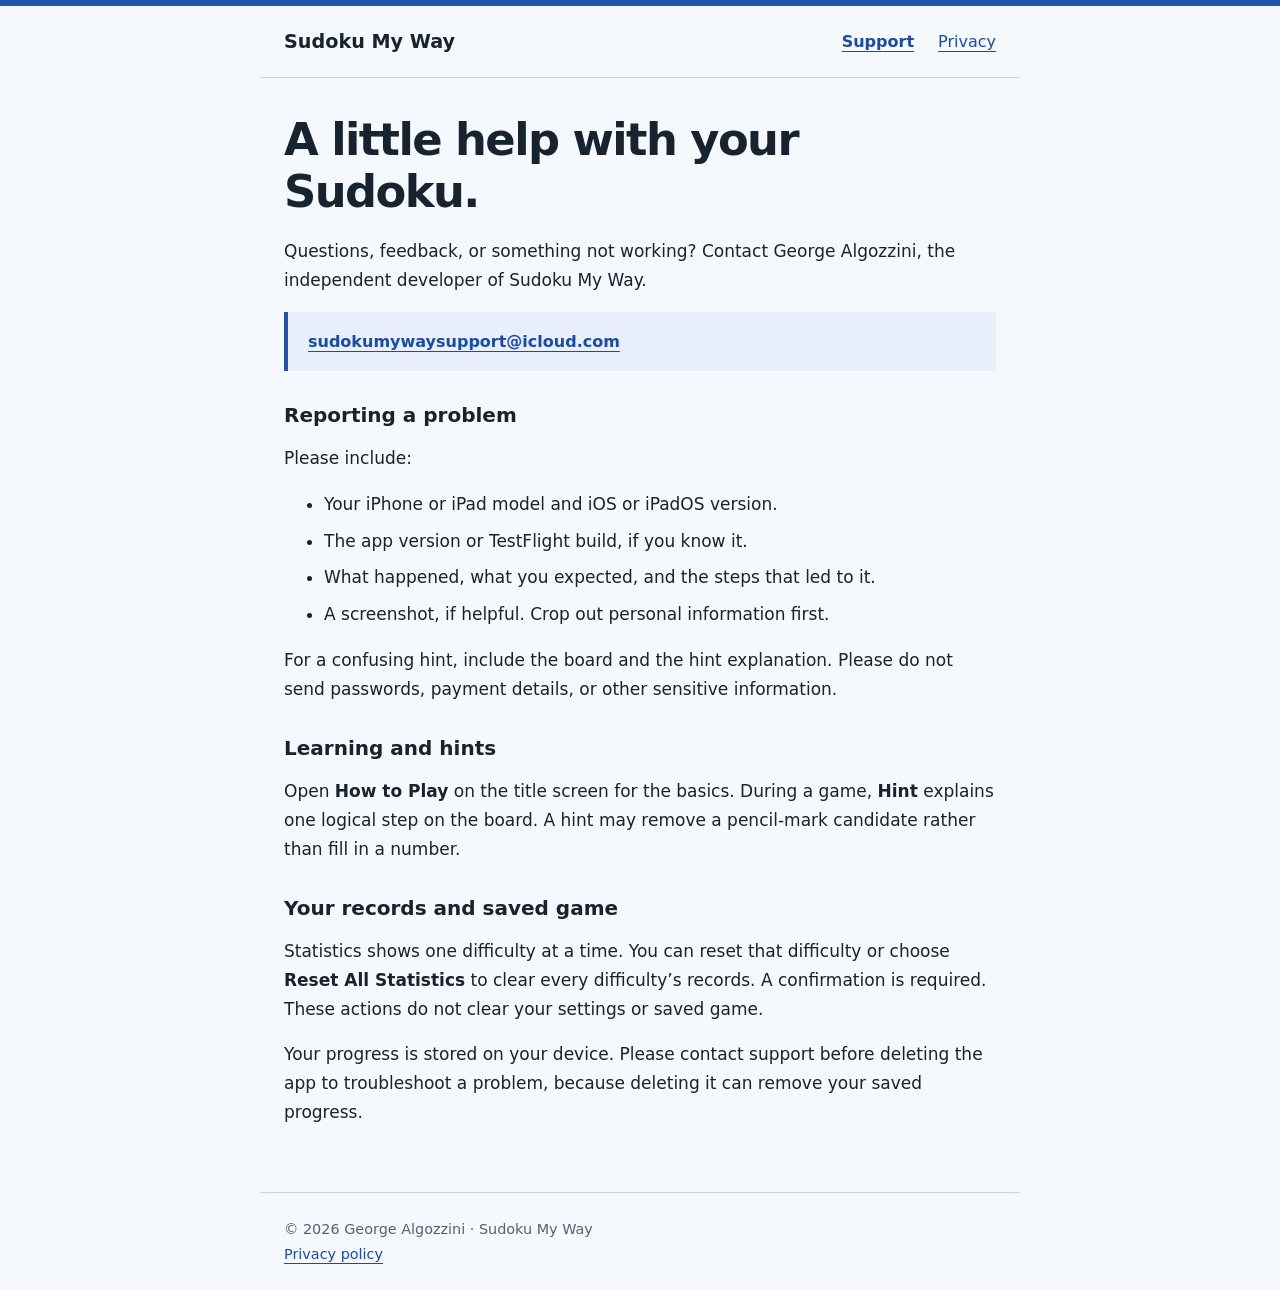
<file: index.html>
<!doctype html><html lang="en"><head><meta charset="utf-8"><meta name="viewport" content="width=device-width,initial-scale=1"><title>Support · Sudoku My Way</title><meta name="description" content="Get help with Sudoku My Way on iPhone and iPad."><link rel="stylesheet" href="style.css"><link rel="icon" type="image/svg+xml" href="data:image/svg+xml,%3Csvg xmlns='http://www.w3.org/2000/svg' viewBox='0 0 32 32'%3E%3Crect width='32' height='32' rx='6' fill='%232354ad'/%3E%3Cpath d='M11 4v24M21 4v24M4 11h24M4 21h24' stroke='white' stroke-width='2'/%3E%3C/svg%3E"></head><body><header><a href="./">Sudoku My Way</a><nav aria-label="Main"><a href="./" aria-current="page">Support</a><a href="privacy.html">Privacy</a></nav></header><main><h1>A little help with your Sudoku.</h1><p>Questions, feedback, or something not working? Contact George Algozzini, the independent developer of Sudoku My Way.</p><a class="contact" href="mailto:sudokumywaysupport@icloud.com?subject=Sudoku%20My%20Way%20Support">sudokumywaysupport@icloud.com</a><h2>Reporting a problem</h2><p>Please include:</p><ul><li>Your iPhone or iPad model and iOS or iPadOS version.</li><li>The app version or TestFlight build, if you know it.</li><li>What happened, what you expected, and the steps that led to it.</li><li>A screenshot, if helpful. Crop out personal information first.</li></ul><p>For a confusing hint, include the board and the hint explanation. Please do not send passwords, payment details, or other sensitive information.</p><h2>Learning and hints</h2><p>Open <strong>How to Play</strong> on the title screen for the basics. During a game, <strong>Hint</strong> explains one logical step on the board. A hint may remove a pencil-mark candidate rather than fill in a number.</p><h2>Your records and saved game</h2><p>Statistics shows one difficulty at a time. You can reset that difficulty or choose <strong>Reset All Statistics</strong> to clear every difficulty’s records. A confirmation is required. These actions do not clear your settings or saved game.</p><p>Your progress is stored on your device. Please contact support before deleting the app to troubleshoot a problem, because deleting it can remove your saved progress.</p></main><footer>© 2026 George Algozzini · Sudoku My Way<br><a href="privacy.html">Privacy policy</a></footer></body></html>
</file>
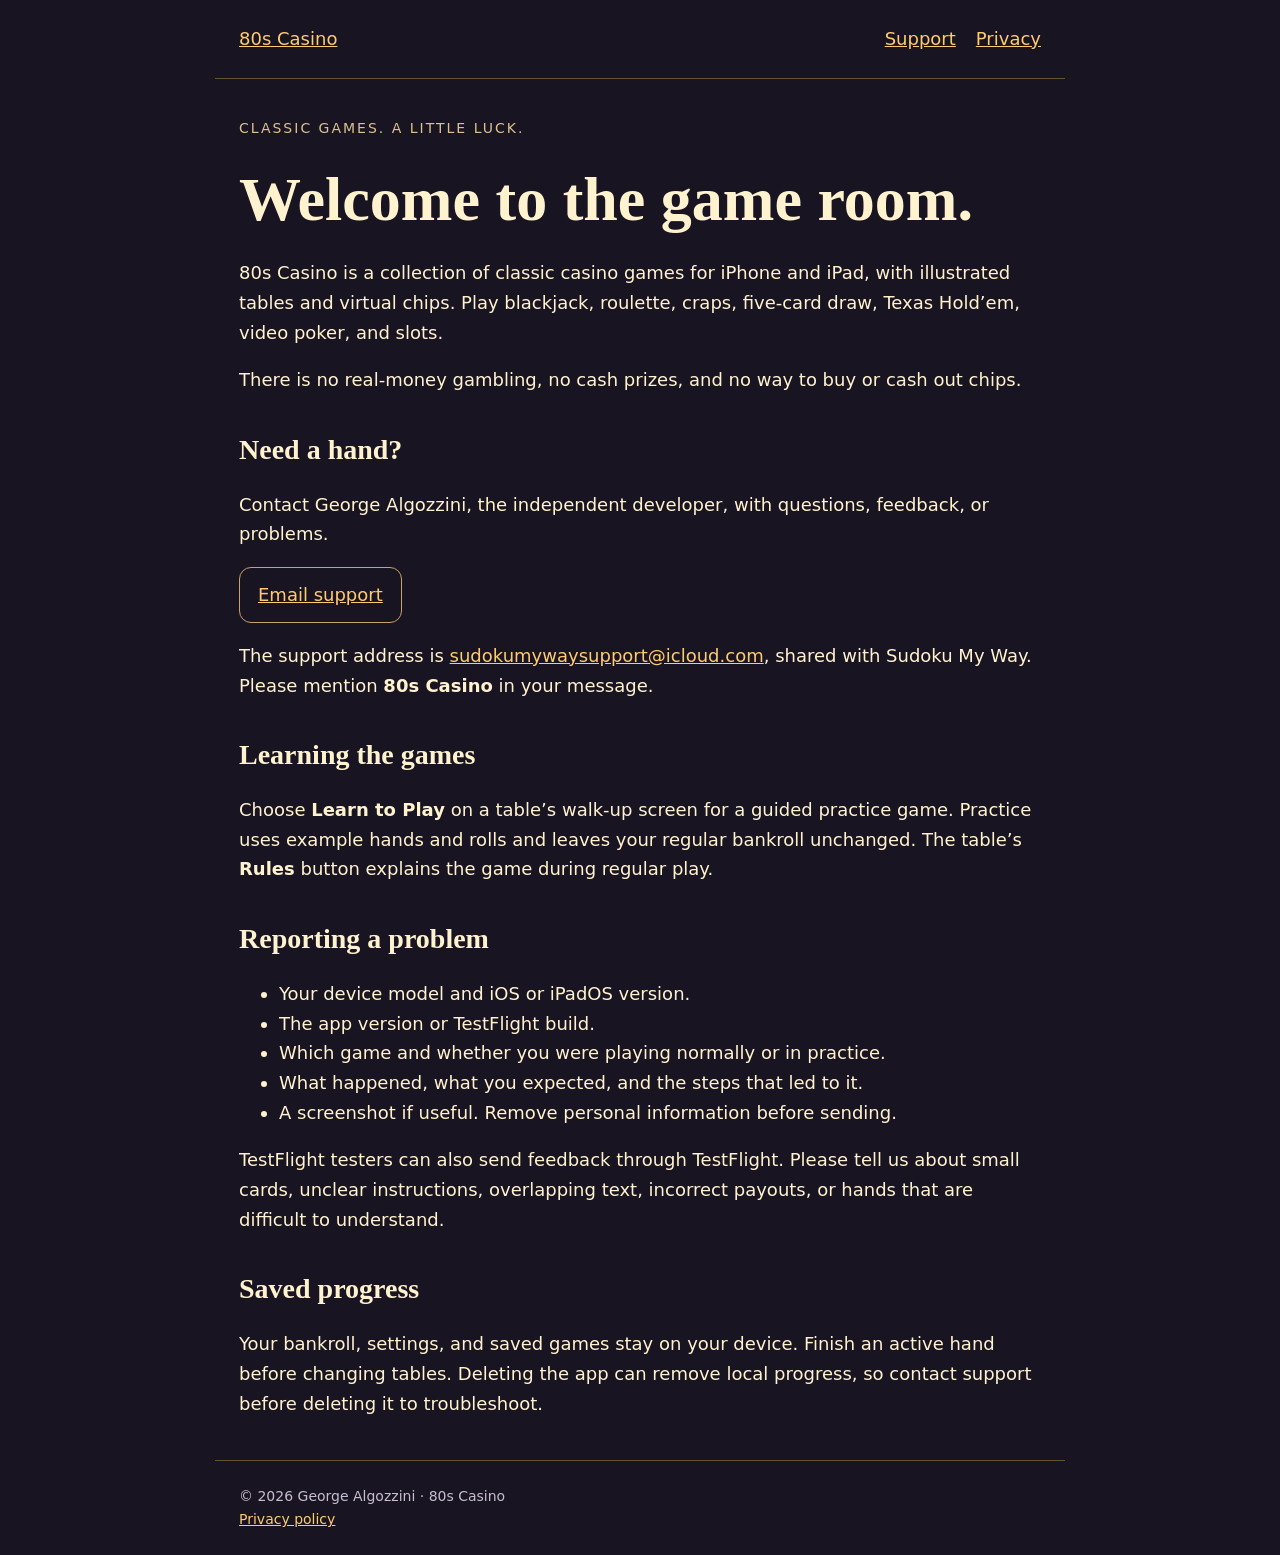
<file: 80s-casino/index.html>
<!doctype html>
<html lang="en"><head><meta charset="utf-8"><meta name="viewport" content="width=device-width,initial-scale=1"><title>80s Casino · Support</title><style>
:root{color-scheme:dark}*{box-sizing:border-box}body{margin:0;background:#191421;color:#fff3cf;font:18px/1.65 system-ui,sans-serif}header,main,footer{max-width:850px;margin:auto;padding:24px}header{display:flex;justify-content:space-between;gap:20px;border-bottom:1px solid #665135}a{color:#ffcb71}nav{display:flex;gap:20px}h1,h2{font-family:Georgia,serif;line-height:1.2}h1{font-size:clamp(36px,8vw,62px);margin:22px 0}h2{font-size:28px;margin-top:38px}.tag{color:#dbc290;letter-spacing:2px;font-size:14px}.contact{display:inline-block;padding:12px 18px;border:1px solid #c6a367;border-radius:12px;overflow-wrap:anywhere}footer{font-size:14px;color:#c7bdd2;border-top:1px solid #665135}@media(max-width:520px){header{display:block}nav{margin-top:12px}}
</style></head><body><header><a href="./">80s Casino</a><nav aria-label="Main"><a href="./" aria-current="page">Support</a><a href="privacy.html">Privacy</a></nav></header><main><p class="tag">CLASSIC GAMES. A LITTLE LUCK.</p><h1>Welcome to the game room.</h1><p>80s Casino is a collection of classic casino games for iPhone and iPad, with illustrated tables and virtual chips. Play blackjack, roulette, craps, five-card draw, Texas Hold’em, video poker, and slots.</p><p>There is no real-money gambling, no cash prizes, and no way to buy or cash out chips.</p><h2>Need a hand?</h2><p>Contact George Algozzini, the independent developer, with questions, feedback, or problems.</p><a class="contact" href="mailto:sudokumywaysupport@icloud.com?subject=80s%20Casino%20Support">Email support</a><p>The support address is <a href="mailto:sudokumywaysupport@icloud.com">sudokumywaysupport@icloud.com</a>, shared with Sudoku My Way. Please mention <strong>80s Casino</strong> in your message.</p><h2>Learning the games</h2><p>Choose <strong>Learn to Play</strong> on a table’s walk-up screen for a guided practice game. Practice uses example hands and rolls and leaves your regular bankroll unchanged. The table’s <strong>Rules</strong> button explains the game during regular play.</p><h2>Reporting a problem</h2><ul><li>Your device model and iOS or iPadOS version.</li><li>The app version or TestFlight build.</li><li>Which game and whether you were playing normally or in practice.</li><li>What happened, what you expected, and the steps that led to it.</li><li>A screenshot if useful. Remove personal information before sending.</li></ul><p>TestFlight testers can also send feedback through TestFlight. Please tell us about small cards, unclear instructions, overlapping text, incorrect payouts, or hands that are difficult to understand.</p><h2>Saved progress</h2><p>Your bankroll, settings, and saved games stay on your device. Finish an active hand before changing tables. Deleting the app can remove local progress, so contact support before deleting it to troubleshoot.</p></main><footer>© 2026 George Algozzini · 80s Casino<br><a href="privacy.html">Privacy policy</a></footer></body></html>
</file>
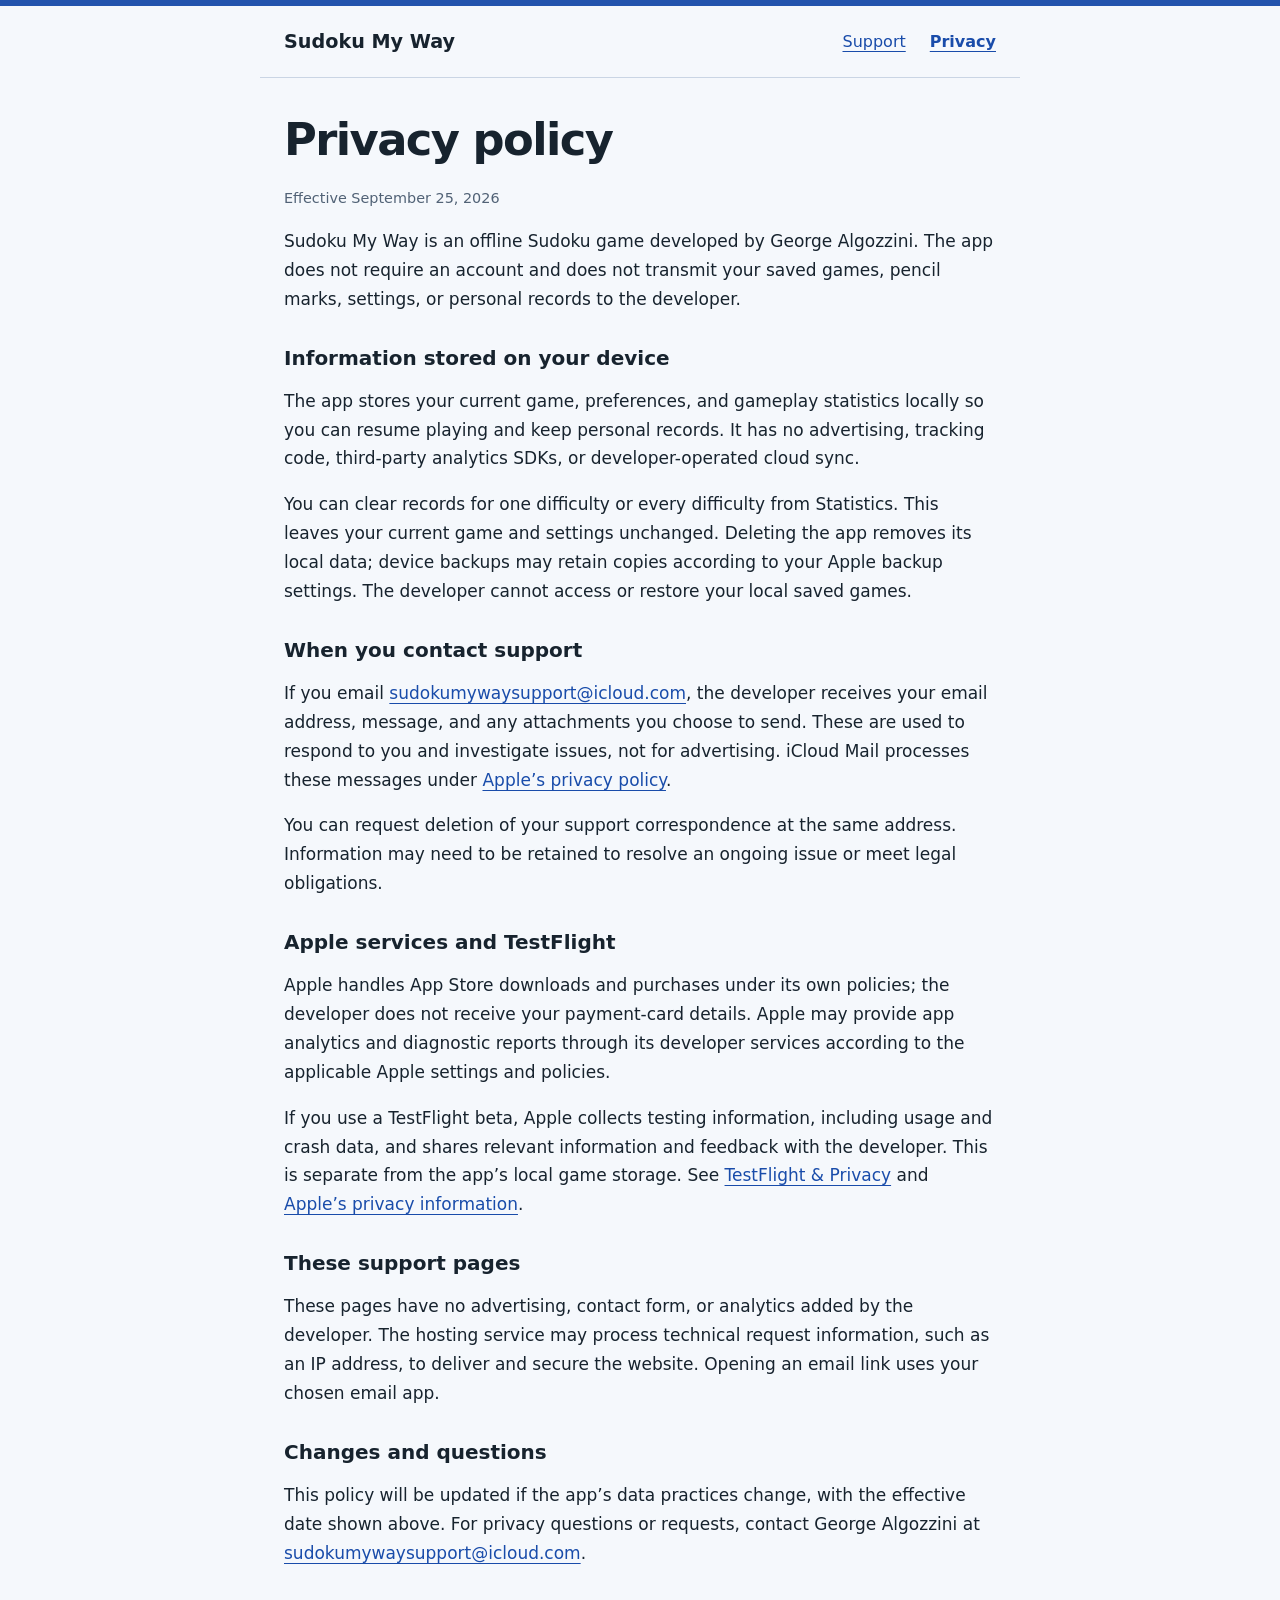
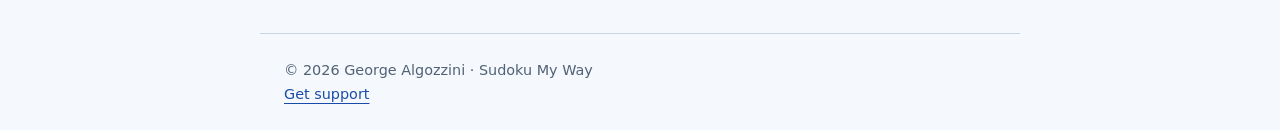
<file: privacy.html>
<!doctype html><html lang="en"><head><meta charset="utf-8"><meta name="viewport" content="width=device-width,initial-scale=1"><title>Privacy Policy · Sudoku My Way</title><meta name="description" content="How Sudoku My Way handles saved games, statistics, support messages and Apple diagnostics."><link rel="stylesheet" href="style.css"><link rel="icon" type="image/svg+xml" href="data:image/svg+xml,%3Csvg xmlns='http://www.w3.org/2000/svg' viewBox='0 0 32 32'%3E%3Crect width='32' height='32' rx='6' fill='%232354ad'/%3E%3Cpath d='M11 4v24M21 4v24M4 11h24M4 21h24' stroke='white' stroke-width='2'/%3E%3C/svg%3E"></head><body><header><a href="./">Sudoku My Way</a><nav aria-label="Main"><a href="./">Support</a><a href="privacy.html" aria-current="page">Privacy</a></nav></header><main><h1>Privacy policy</h1><p class="meta">Effective September 25, 2026</p><p>Sudoku My Way is an offline Sudoku game developed by George Algozzini. The app does not require an account and does not transmit your saved games, pencil marks, settings, or personal records to the developer.</p><h2>Information stored on your device</h2><p>The app stores your current game, preferences, and gameplay statistics locally so you can resume playing and keep personal records. It has no advertising, tracking code, third-party analytics SDKs, or developer-operated cloud sync.</p><p>You can clear records for one difficulty or every difficulty from Statistics. This leaves your current game and settings unchanged. Deleting the app removes its local data; device backups may retain copies according to your Apple backup settings. The developer cannot access or restore your local saved games.</p><h2>When you contact support</h2><p>If you email <a href="mailto:sudokumywaysupport@icloud.com">sudokumywaysupport@icloud.com</a>, the developer receives your email address, message, and any attachments you choose to send. These are used to respond to you and investigate issues, not for advertising. iCloud Mail processes these messages under <a href="https://www.apple.com/legal/privacy/">Apple’s privacy policy</a>.</p><p>You can request deletion of your support correspondence at the same address. Information may need to be retained to resolve an ongoing issue or meet legal obligations.</p><h2>Apple services and TestFlight</h2><p>Apple handles App Store downloads and purchases under its own policies; the developer does not receive your payment-card details. Apple may provide app analytics and diagnostic reports through its developer services according to the applicable Apple settings and policies.</p><p>If you use a TestFlight beta, Apple collects testing information, including usage and crash data, and shares relevant information and feedback with the developer. This is separate from the app’s local game storage. See <a href="https://www.apple.com/legal/privacy/data/en/test-flight/">TestFlight &amp; Privacy</a> and <a href="https://www.apple.com/legal/privacy/">Apple’s privacy information</a>.</p><h2>These support pages</h2><p>These pages have no advertising, contact form, or analytics added by the developer. The hosting service may process technical request information, such as an IP address, to deliver and secure the website. Opening an email link uses your chosen email app.</p><h2>Changes and questions</h2><p>This policy will be updated if the app’s data practices change, with the effective date shown above. For privacy questions or requests, contact George Algozzini at <a href="mailto:sudokumywaysupport@icloud.com">sudokumywaysupport@icloud.com</a>.</p></main><footer>© 2026 George Algozzini · Sudoku My Way<br><a href="./">Get support</a></footer></body></html>
</file>
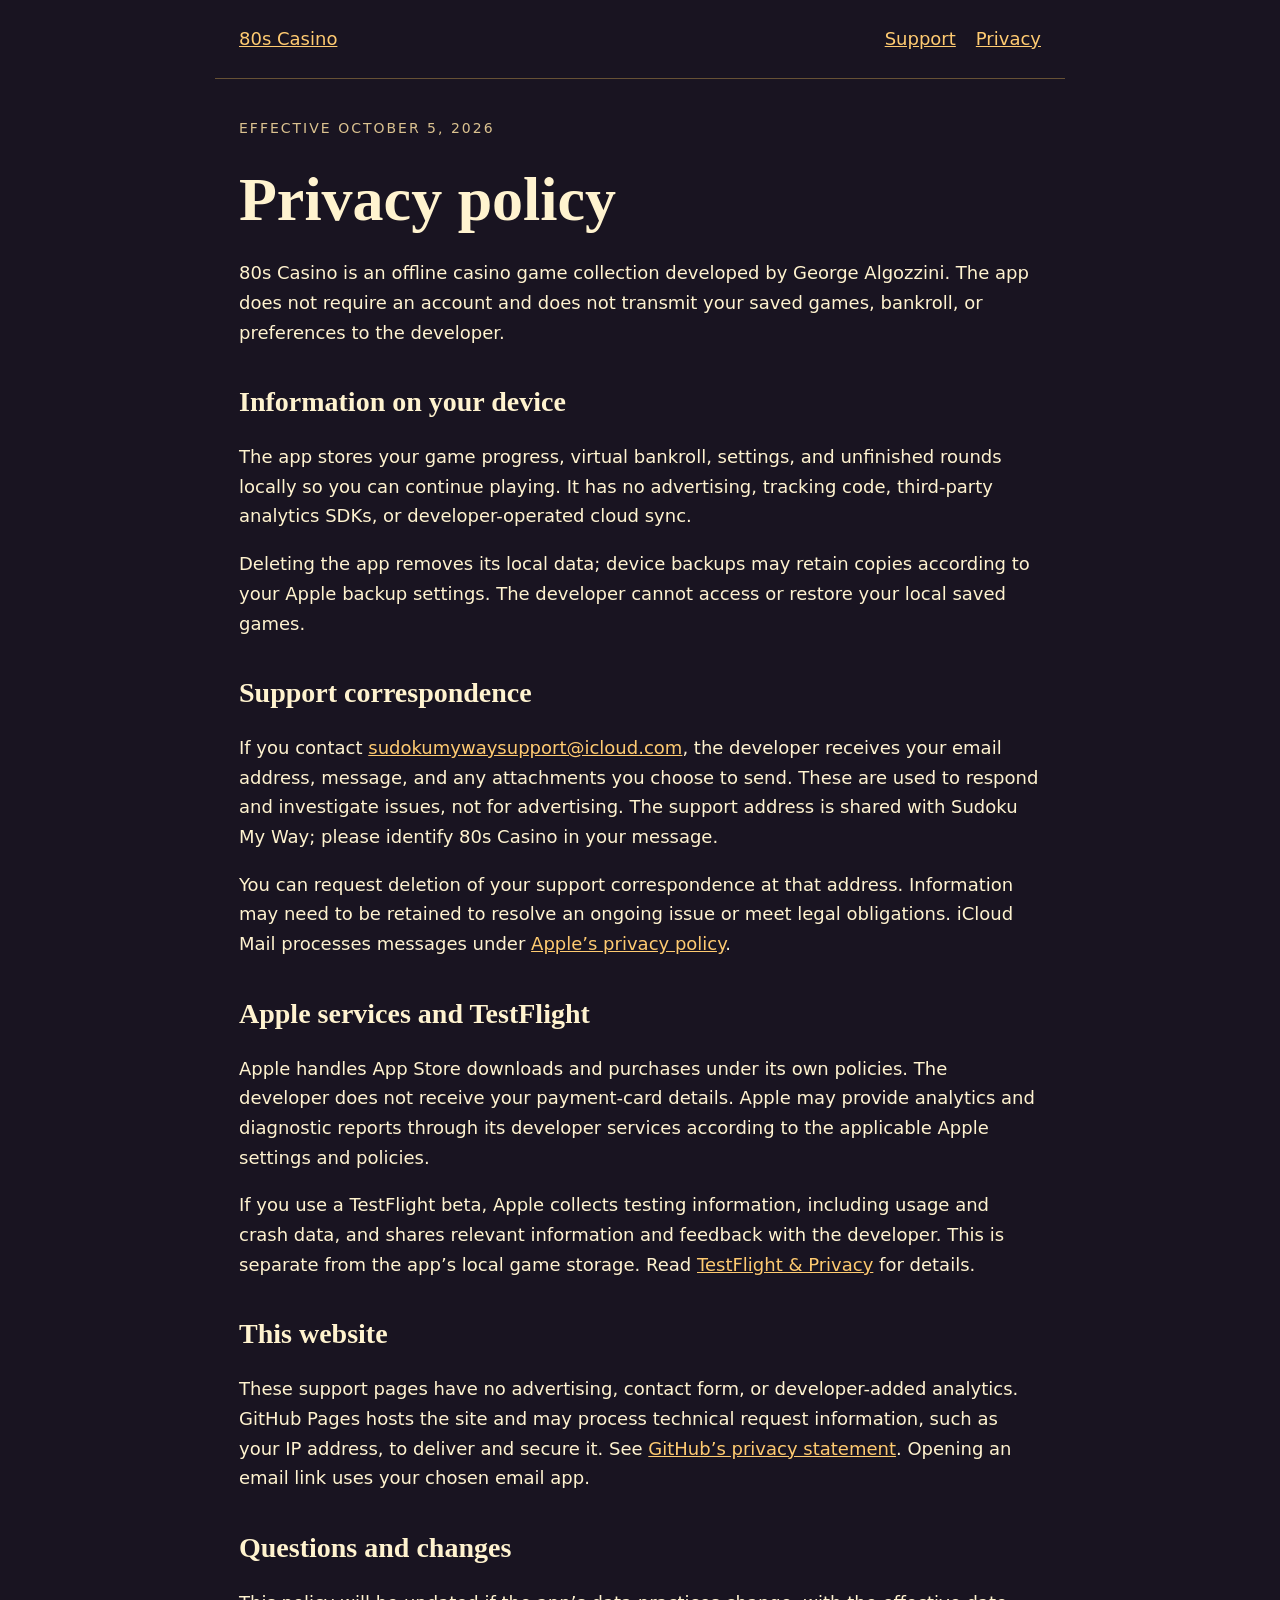
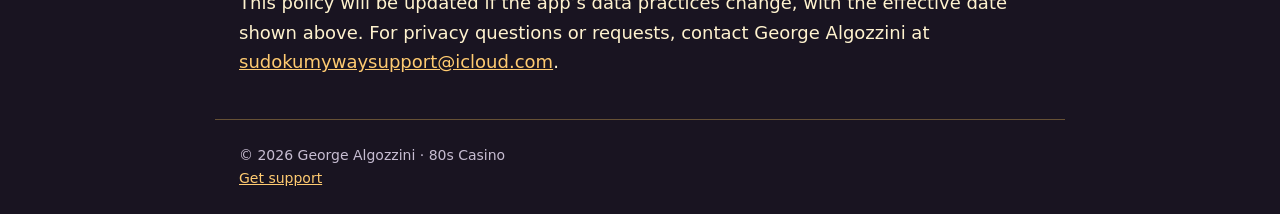
<file: 80s-casino/privacy.html>
<!doctype html><html lang="en"><head><meta charset="utf-8"><meta name="viewport" content="width=device-width,initial-scale=1"><title>80s Casino · Privacy</title><style>
:root{color-scheme:dark}*{box-sizing:border-box}body{margin:0;background:#191421;color:#fff3cf;font:18px/1.65 system-ui,sans-serif}header,main,footer{max-width:850px;margin:auto;padding:24px}header{display:flex;justify-content:space-between;gap:20px;border-bottom:1px solid #665135}a{color:#ffcb71}nav{display:flex;gap:20px}h1,h2{font-family:Georgia,serif;line-height:1.2}h1{font-size:clamp(36px,8vw,62px);margin:22px 0}h2{font-size:28px;margin-top:38px}.tag{color:#dbc290;letter-spacing:2px;font-size:14px}.contact{display:inline-block;padding:12px 18px;border:1px solid #c6a367;border-radius:12px;overflow-wrap:anywhere}footer{font-size:14px;color:#c7bdd2;border-top:1px solid #665135}@media(max-width:520px){header{display:block}nav{margin-top:12px}}
</style></head><body><header><a href="./">80s Casino</a><nav aria-label="Main"><a href="./">Support</a><a href="privacy.html" aria-current="page">Privacy</a></nav></header><main><p class="tag">EFFECTIVE OCTOBER 5, 2026</p><h1>Privacy policy</h1><p>80s Casino is an offline casino game collection developed by George Algozzini. The app does not require an account and does not transmit your saved games, bankroll, or preferences to the developer.</p><h2>Information on your device</h2><p>The app stores your game progress, virtual bankroll, settings, and unfinished rounds locally so you can continue playing. It has no advertising, tracking code, third-party analytics SDKs, or developer-operated cloud sync.</p><p>Deleting the app removes its local data; device backups may retain copies according to your Apple backup settings. The developer cannot access or restore your local saved games.</p><h2>Support correspondence</h2><p>If you contact <a href="mailto:sudokumywaysupport@icloud.com">sudokumywaysupport@icloud.com</a>, the developer receives your email address, message, and any attachments you choose to send. These are used to respond and investigate issues, not for advertising. The support address is shared with Sudoku My Way; please identify 80s Casino in your message.</p><p>You can request deletion of your support correspondence at that address. Information may need to be retained to resolve an ongoing issue or meet legal obligations. iCloud Mail processes messages under <a href="https://www.apple.com/legal/privacy/">Apple’s privacy policy</a>.</p><h2>Apple services and TestFlight</h2><p>Apple handles App Store downloads and purchases under its own policies. The developer does not receive your payment-card details. Apple may provide analytics and diagnostic reports through its developer services according to the applicable Apple settings and policies.</p><p>If you use a TestFlight beta, Apple collects testing information, including usage and crash data, and shares relevant information and feedback with the developer. This is separate from the app’s local game storage. Read <a href="https://www.apple.com/legal/privacy/data/en/test-flight/">TestFlight &amp; Privacy</a> for details.</p><h2>This website</h2><p>These support pages have no advertising, contact form, or developer-added analytics. GitHub Pages hosts the site and may process technical request information, such as your IP address, to deliver and secure it. See <a href="https://docs.github.com/en/site-policy/privacy-policies/github-general-privacy-statement">GitHub’s privacy statement</a>. Opening an email link uses your chosen email app.</p><h2>Questions and changes</h2><p>This policy will be updated if the app’s data practices change, with the effective date shown above. For privacy questions or requests, contact George Algozzini at <a href="mailto:sudokumywaysupport@icloud.com">sudokumywaysupport@icloud.com</a>.</p></main><footer>© 2026 George Algozzini · 80s Casino<br><a href="./">Get support</a></footer></body></html>
</file>
<file: style.css>
:root{color-scheme:light;font-family:system-ui,-apple-system,BlinkMacSystemFont,sans-serif;color:#17232e;background:#f5f8fc}*{box-sizing:border-box}body{margin:0;border-top:6px solid #2354ad}header,main,footer{max-width:760px;margin:auto;padding:24px}header{display:flex;flex-wrap:wrap;gap:20px;align-items:center;justify-content:space-between;border-bottom:1px solid #cad5e4}header>a{font-weight:750;text-decoration:none;color:#17232e;font-size:1.2rem}nav{display:flex;gap:24px}a{color:#194caa;text-underline-offset:4px}a:focus-visible{outline:3px solid #da8613;outline-offset:5px}main{padding-top:36px;padding-bottom:48px}h1{font-size:clamp(2rem,6vw,2.8rem);line-height:1.15;margin:0 0 20px;letter-spacing:-.035em}h2{font-size:1.25rem;margin:32px 0 10px}p,li{font-size:1.0625rem;line-height:1.7}li{margin-bottom:8px}.meta,footer{font-size:.9rem;color:#516276}.contact{display:block;padding:20px;background:#e8effb;border-left:4px solid #2354ad;font-weight:650;overflow-wrap:anywhere}footer{border-top:1px solid #cad5e4;line-height:1.7}nav a[aria-current=page]{font-weight:700}@media(max-width:420px){header,main,footer{padding-left:20px;padding-right:20px}}
</file>
